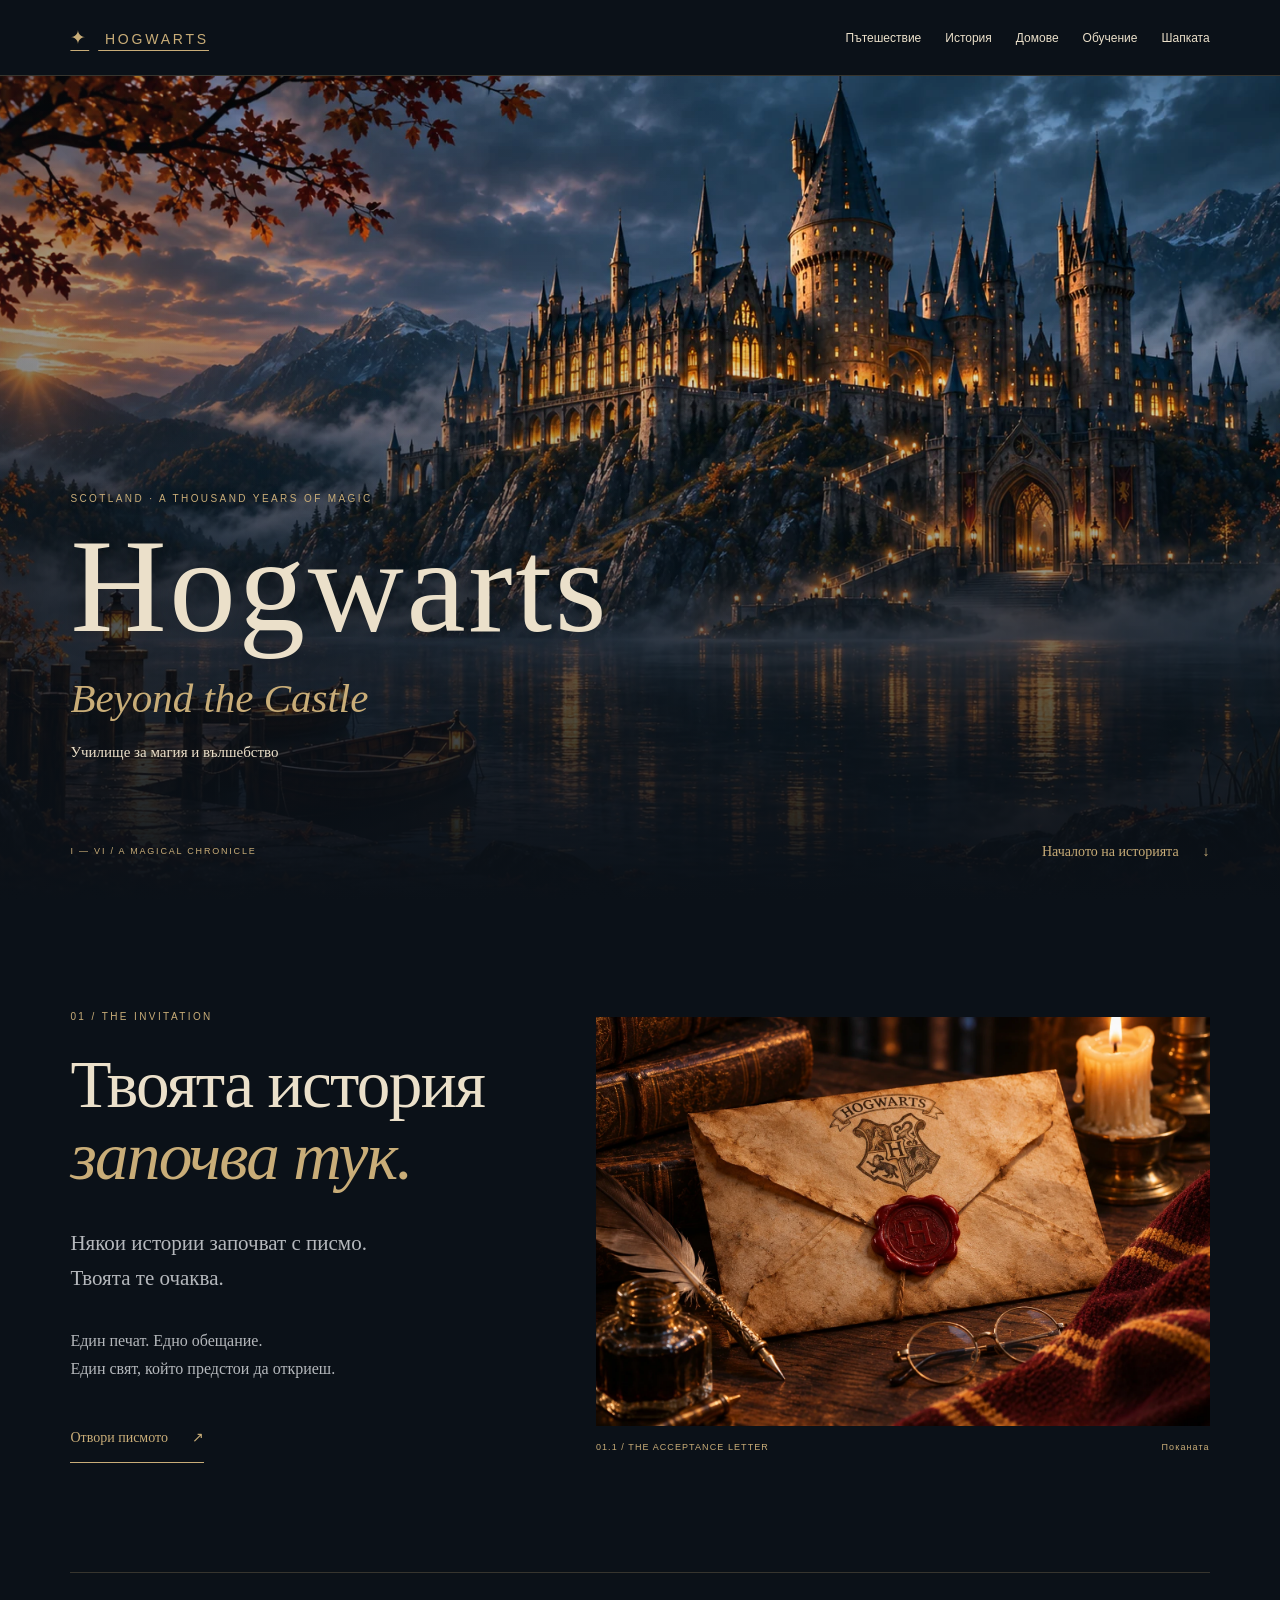
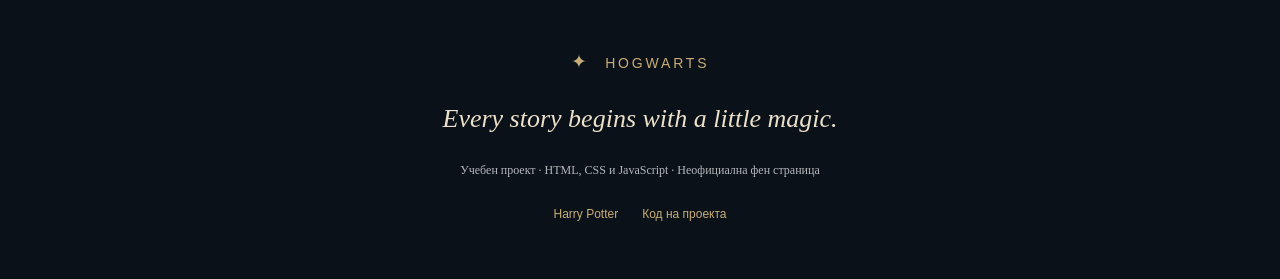
<file: index.html>
<!DOCTYPE html>
<html lang="bg">
<head>
  <meta charset="UTF-8">
  <meta name="viewport" content="width=device-width, initial-scale=1">
  <meta name="theme-color" content="#0B1118">
  <meta name="description" content="Една магическа хроника на Хогуортс — получи своята покана и открий училището за магия.">
  <title>Начало — Hogwarts</title>
  <link rel="icon" href="assets/hat.svg" type="image/svg+xml">
  <link rel="preload" as="image" href="assets/scenes/arrival.webp" fetchpriority="high">
  <link rel="stylesheet" href="style.css">
  <script src="script.js" defer></script>
</head>
<body>
  <a class="skip-link" href="#main-content">Към съдържанието</a>
  <div id="progress" aria-hidden="true"></div>
  <header class="site-header">
    <a class="brand" href="index.html" aria-label="Хогуортс — начало" aria-current="page"><span aria-hidden="true">✦</span> HOGWARTS</a>
    <nav aria-label="Основна навигация">
      <a href="journey.html">Пътешествие</a>
      <a href="history.html">История</a>
      <a href="houses.html">Домове</a>
      <a href="study.html">Обучение</a>
      <a href="sorting.html">Шапката</a>
    </nav>
  </header>

  <main id="main-content" tabindex="-1">
    <section class="opening" id="home" aria-labelledby="page-title">
      <img class="opening-image" src="assets/scenes/arrival.webp" width="1672" height="941" alt="Осветен готически замък над езеро по здрач; лодки и фенери очакват на брега." fetchpriority="high" decoding="async">
      <div class="opening-copy">
        <p class="eyebrow" lang="en">SCOTLAND · A THOUSAND YEARS OF MAGIC</p>
        <h1 id="page-title">Hogwarts</h1>
        <p class="opening-subtitle" lang="en">Beyond the Castle</p>
        <p class="opening-intro">Училище за магия и вълшебство</p>
      </div>
      <div class="opening-footer">
        <p class="opening-index" lang="en">I — VI / A MAGICAL CHRONICLE</p>
        <a class="text-link" href="#invitation">Началото на историята <span aria-hidden="true">↓</span></a>
      </div>
    </section>

    <section class="section invitation" id="invitation" aria-labelledby="invitation-title">
      <div class="invitation-copy">
        <p class="eyebrow" lang="en">01 / THE INVITATION</p>
        <h2 id="invitation-title">Твоята история<br><em>започва тук.</em></h2>
        <p class="intro">Някои истории започват с писмо.<br>Твоята те очаква.</p>
        <p class="section-note">Един печат. Едно обещание.<br>Един свят, който предстои да откриеш.</p>
        <button class="text-link action-link" id="letter-toggle" type="button" aria-controls="letter" aria-expanded="false" hidden>Отвори писмото <span aria-hidden="true">↗</span></button>
      </div>
      <div class="invitation-visual">
        <figure class="invitation-photo" id="invitation-photo">
          <img src="assets/editorial/invitation.webp" width="1536" height="1024" alt="Античен пергаментов плик с герб на Хогуортс и бордо восъчен печат, сред книги, перо и свещ." loading="lazy" decoding="async">
          <figcaption class="photo-caption"><span lang="en">01.1 / THE ACCEPTANCE LETTER</span><span>Поканата</span></figcaption>
        </figure>
        <!-- Без JavaScript писмото остава видимо под снимката. -->
        <article class="letter" id="letter" tabindex="-1" aria-labelledby="letter-title">
          <h3 id="letter-title">Хогуортс</h3>
          <p class="letter-address">Уважаеми бъдещ ученико,</p>
          <p>Имаме удоволствието да Ви поканим да откриете света на магията.</p>
          <a class="letter-accept" href="journey.html">Приемам поканата <span aria-hidden="true">↗</span></a>
          <div class="letter-footer"><p>С най-добри пожелания,<br>Хогуортс</p><button class="letter-close" id="letter-close" type="button" hidden>Затвори писмото</button></div>
        </article>
      </div>
    </section>
  </main>

  <footer>
    <a class="brand" href="index.html"><span aria-hidden="true">✦</span> HOGWARTS</a>
    <p class="footer-title" lang="en">Every story begins with a little magic.</p>
    <p>Учебен проект · HTML, CSS и JavaScript · Неофициална фен страница</p>
    <nav aria-label="Източници и информация за проекта"><a href="https://www.harrypotter.com/" target="_blank" rel="noopener noreferrer">Harry Potter</a><a href="https://github.com/algeor/course-project-oup" target="_blank" rel="noopener noreferrer">Код на проекта</a></nav>
  </footer>
</body>
</html>
</file>
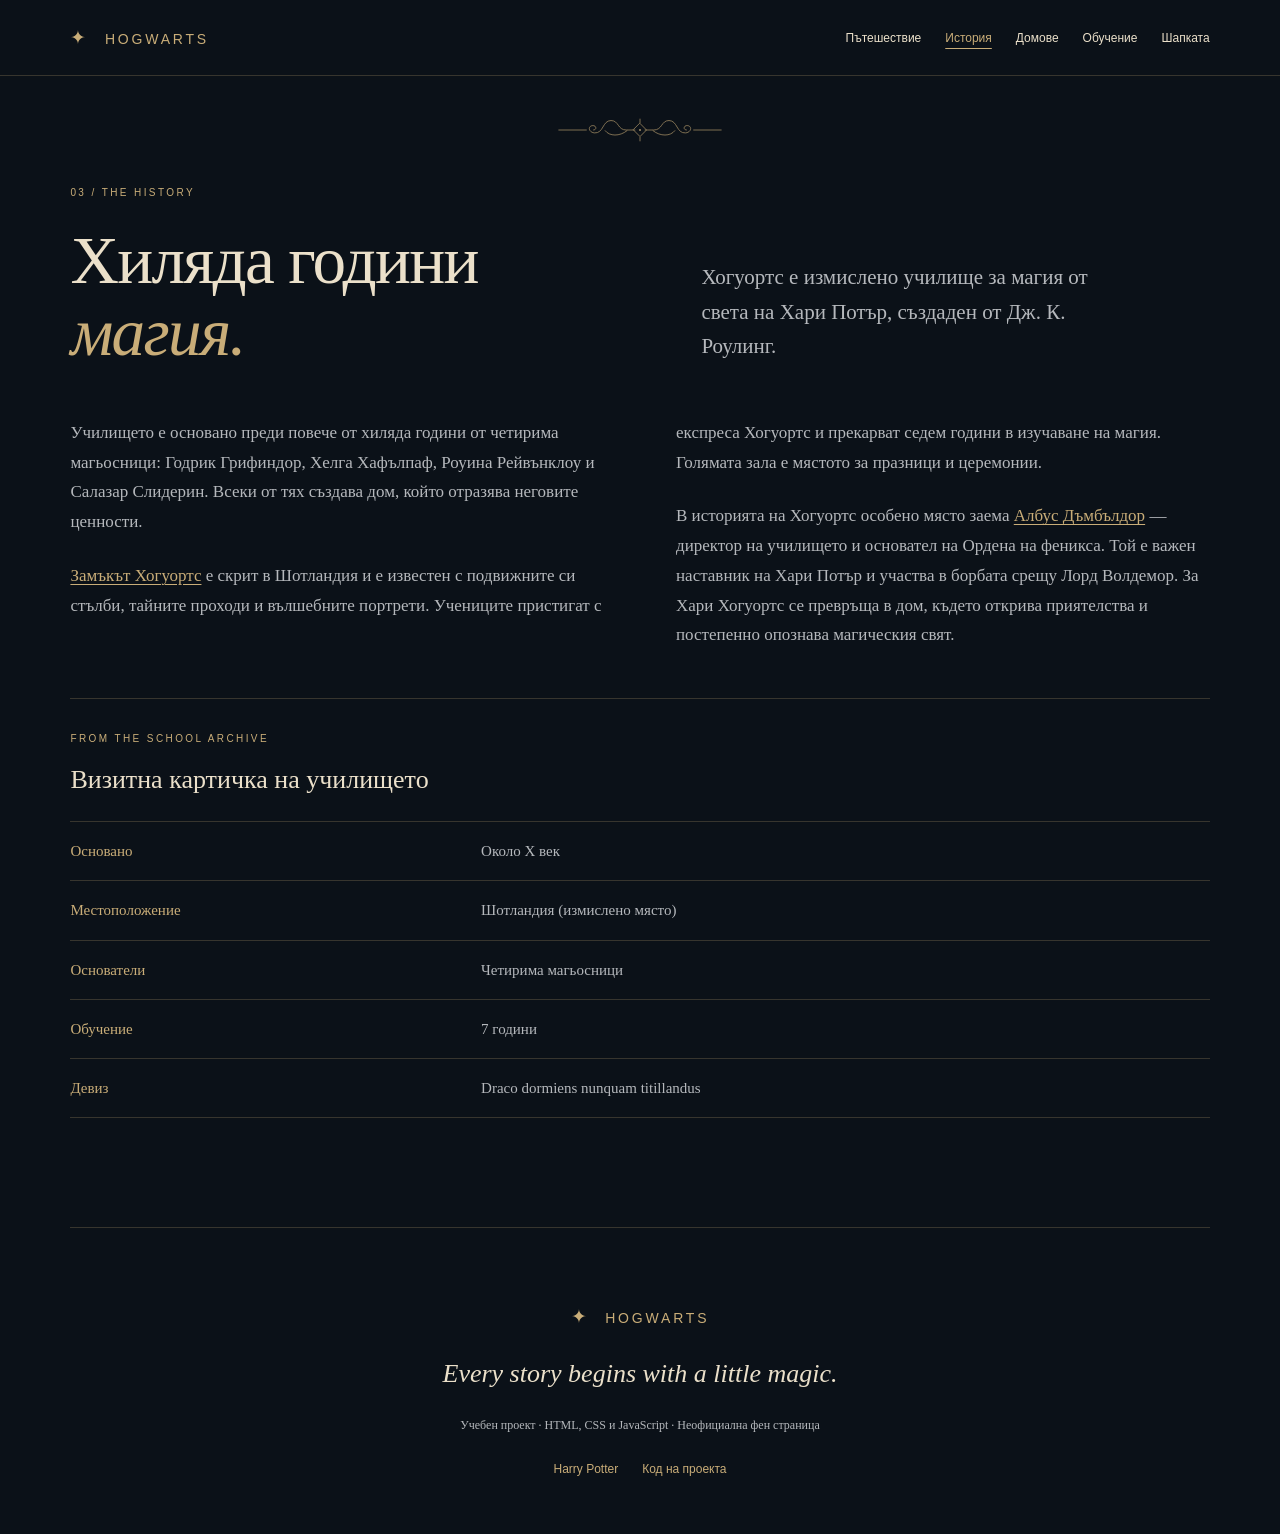
<file: history.html>
<!DOCTYPE html>
<html lang="bg">
<head>
  <meta charset="UTF-8">
  <meta name="viewport" content="width=device-width, initial-scale=1">
  <meta name="theme-color" content="#0B1118">
  <meta name="description" content="Хиляда години магия — историята, основателите и училищният архив на Хогуортс.">
  <title>История — Hogwarts</title>
  <link rel="icon" href="assets/hat.svg" type="image/svg+xml">
  <link rel="stylesheet" href="style.css">
  <script src="script.js" defer></script>
</head>
<body>
  <a class="skip-link" href="#main-content">Към съдържанието</a>
  <div id="progress" aria-hidden="true"></div>
  <header class="site-header">
    <a class="brand" href="index.html" aria-label="Хогуортс — начало"><span aria-hidden="true">✦</span> HOGWARTS</a>
    <nav aria-label="Основна навигация">
      <a href="journey.html">Пътешествие</a>
      <a href="history.html" aria-current="page">История</a>
      <a href="houses.html">Домове</a>
      <a href="study.html">Обучение</a>
      <a href="sorting.html">Шапката</a>
    </nav>
  </header>

  <main id="main-content" tabindex="-1">
    <section class="section history" id="history" aria-labelledby="history-title">
      <span class="chapter-ornament" aria-hidden="true"><img src="assets/editorial/chapter-ornament.svg" width="240" height="44" alt=""></span>
      <div class="chapter-introduction">
        <div><p class="eyebrow" lang="en">03 / THE HISTORY</p><h1 id="history-title">Хиляда години<br><em>магия.</em></h1></div>
        <p class="intro">Хогуортс е измислено училище за магия от света на Хари Потър, създаден от Дж. К. Роулинг.</p>
      </div>
      <div class="columns">
        <p>Училището е основано преди повече от хиляда години от четирима магьосници: Годрик Грифиндор, Хелга Хафълпаф, Роуина Рейвънклоу и Салазар Слидерин. Всеки от тях създава дом, който отразява неговите ценности.</p>
        <p><a href="https://www.harrypotter.com/fact-file/locations/hogwarts">Замъкът Хогуортс</a> е скрит в Шотландия и е известен с подвижните си стълби, тайните проходи и вълшебните портрети. Учениците пристигат с експреса Хогуортс и прекарват седем години в изучаване на магия. Голямата зала е мястото за празници и церемонии.</p>
        <p>В историята на Хогуортс особено място заема <a href="https://www.harrypotter.com/fact-file/characters-and-pets/albus-dumbledore">Албус Дъмбълдор</a> — директор на училището и основател на Ордена на феникса. Той е важен наставник на Хари Потър и участва в борбата срещу Лорд Волдемор. За Хари Хогуортс се превръща в дом, където открива приятелства и постепенно опознава магическия свят.</p>
      </div>
      <div class="archive-record">
        <p class="eyebrow" lang="en">FROM THE SCHOOL ARCHIVE</p>
        <table>
          <caption>Визитна картичка на училището</caption>
          <tbody>
            <tr><th scope="row">Основано</th><td>Около X век</td></tr>
            <tr><th scope="row">Местоположение</th><td>Шотландия (измислено място)</td></tr>
            <tr><th scope="row">Основатели</th><td>Четирима магьосници</td></tr>
            <tr><th scope="row">Обучение</th><td>7 години</td></tr>
            <tr><th scope="row">Девиз</th><td lang="la">Draco dormiens nunquam titillandus</td></tr>
          </tbody>
        </table>
      </div>
    </section>
  </main>

  <footer>
    <a class="brand" href="index.html"><span aria-hidden="true">✦</span> HOGWARTS</a>
    <p class="footer-title" lang="en">Every story begins with a little magic.</p>
    <p>Учебен проект · HTML, CSS и JavaScript · Неофициална фен страница</p>
    <nav aria-label="Източници и информация за проекта"><a href="https://www.harrypotter.com/" target="_blank" rel="noopener noreferrer">Harry Potter</a><a href="https://github.com/algeor/course-project-oup" target="_blank" rel="noopener noreferrer">Код на проекта</a></nav>
  </footer>
</body>
</html>
</file>
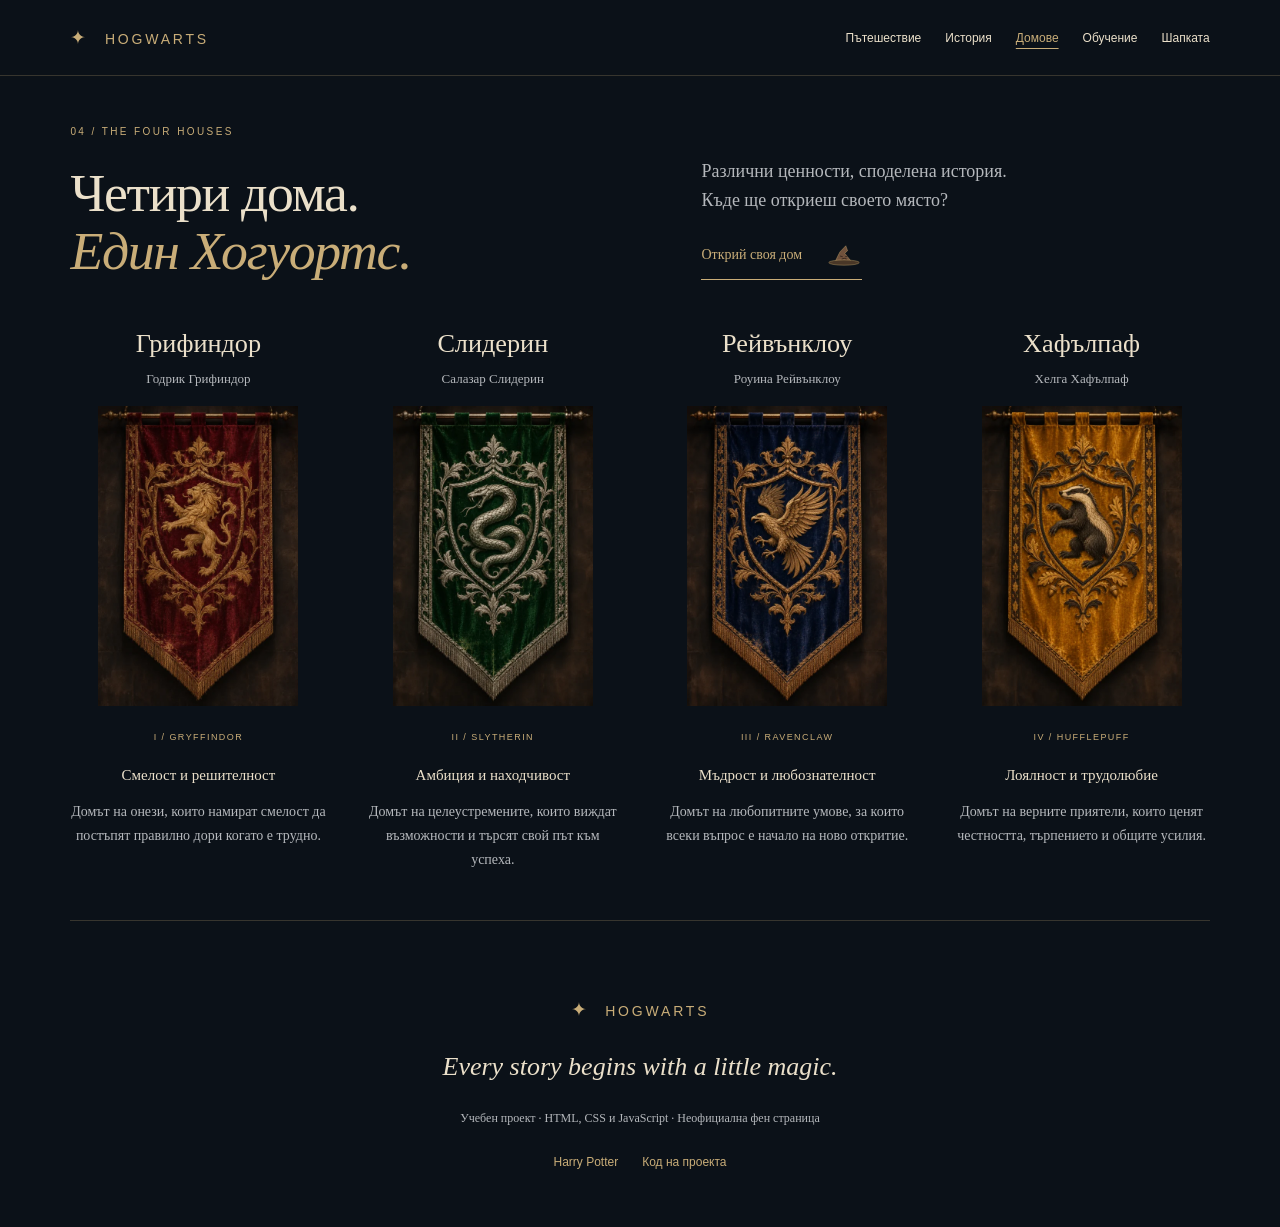
<file: houses.html>
<!DOCTYPE html>
<html lang="bg">
<head>
  <meta charset="UTF-8">
  <meta name="viewport" content="width=device-width, initial-scale=1">
  <meta name="theme-color" content="#0B1118">
  <meta name="description" content="Четирите дома на Хогуортс — Грифиндор, Слидерин, Рейвънклоу и Хафълпаф.">
  <title>Домове — Hogwarts</title>
  <link rel="icon" href="assets/hat.svg" type="image/svg+xml">
  <link rel="stylesheet" href="style.css">
  <script src="script.js" defer></script>
</head>
<body>
  <a class="skip-link" href="#main-content">Към съдържанието</a>
  <div id="progress" aria-hidden="true"></div>
  <header class="site-header">
    <a class="brand" href="index.html" aria-label="Хогуортс — начало"><span aria-hidden="true">✦</span> HOGWARTS</a>
    <nav aria-label="Основна навигация">
      <a href="journey.html">Пътешествие</a>
      <a href="history.html">История</a>
      <a href="houses.html" aria-current="page">Домове</a>
      <a href="study.html">Обучение</a>
      <a href="sorting.html">Шапката</a>
    </nav>
  </header>

  <main id="main-content" tabindex="-1">
    <section class="section houses-chapter" id="houses" aria-labelledby="houses-title">
      <div class="houses-heading">
        <div>
          <p class="eyebrow" lang="en">04 / THE FOUR HOUSES</p>
          <h1 id="houses-title">Четири дома.<br><em>Един Хогуортс.</em></h1>
        </div>
        <div class="houses-intro">
          <p class="intro">Различни ценности, споделена история.<br>Къде ще откриеш своето място?</p>
          <a class="text-link action-link houses-quiz-link" href="sorting.html"><span>Открий своя дом</span><img src="assets/hat.svg" width="36" height="24" alt="" aria-hidden="true"></a>
        </div>
      </div>
      <div class="houses">
        <article class="house" tabindex="0" aria-labelledby="gryffindor-title">
          <h2 class="subheading" id="gryffindor-title">Грифиндор</h2>
          <p class="founder">Годрик Грифиндор</p>
          <figure><img src="assets/houses/gryffindor.webp" width="520" height="780" alt="Цяло бордо кадифено знаме на Грифиндор със златен бродиран лъв, декоративна пръчка и ресни." loading="eager" fetchpriority="high" decoding="async"><figcaption class="artifact-label" lang="en">I / GRYFFINDOR</figcaption></figure>
          <p class="house-values">Смелост и решителност</p>
          <p class="house-description">Домът на онези, които намират смелост да постъпят правилно дори когато е трудно.</p>
        </article>
        <article class="house" tabindex="0" aria-labelledby="slytherin-title">
          <h2 class="subheading" id="slytherin-title">Слидерин</h2>
          <p class="founder">Салазар Слидерин</p>
          <figure><img src="assets/houses/slytherin.webp" width="520" height="780" alt="Цяло изумрудено кадифено знаме на Слидерин със сребърна бродирана змия, декоративна пръчка и ресни." loading="lazy" decoding="async"><figcaption class="artifact-label" lang="en">II / SLYTHERIN</figcaption></figure>
          <p class="house-values">Амбиция и находчивост</p>
          <p class="house-description">Домът на целеустремените, които виждат възможности и търсят свой път към успеха.</p>
        </article>
        <article class="house" tabindex="0" aria-labelledby="ravenclaw-title">
          <h2 class="subheading" id="ravenclaw-title">Рейвънклоу</h2>
          <p class="founder">Роуина Рейвънклоу</p>
          <figure><img src="assets/houses/ravenclaw.webp" width="520" height="780" alt="Цяло тъмносиньо кадифено знаме на Рейвънклоу с бронзов бродиран орел, декоративна пръчка и ресни." loading="lazy" decoding="async"><figcaption class="artifact-label" lang="en">III / RAVENCLAW</figcaption></figure>
          <p class="house-values">Мъдрост и любознателност</p>
          <p class="house-description">Домът на любопитните умове, за които всеки въпрос е начало на ново откритие.</p>
        </article>
        <article class="house" tabindex="0" aria-labelledby="hufflepuff-title">
          <h2 class="subheading" id="hufflepuff-title">Хафълпаф</h2>
          <p class="founder">Хелга Хафълпаф</p>
          <figure><img src="assets/houses/hufflepuff.webp" width="520" height="780" alt="Цяло златно кадифено знаме на Хафълпаф с бродиран язовец, декоративна пръчка и ресни." loading="lazy" decoding="async"><figcaption class="artifact-label" lang="en">IV / HUFFLEPUFF</figcaption></figure>
          <p class="house-values">Лоялност и трудолюбие</p>
          <p class="house-description">Домът на верните приятели, които ценят честността, търпението и общите усилия.</p>
        </article>
      </div>
    </section>
  </main>

  <footer>
    <a class="brand" href="index.html"><span aria-hidden="true">✦</span> HOGWARTS</a>
    <p class="footer-title" lang="en">Every story begins with a little magic.</p>
    <p>Учебен проект · HTML, CSS и JavaScript · Неофициална фен страница</p>
    <nav aria-label="Източници и информация за проекта"><a href="https://www.harrypotter.com/" target="_blank" rel="noopener noreferrer">Harry Potter</a><a href="https://github.com/algeor/course-project-oup" target="_blank" rel="noopener noreferrer">Код на проекта</a></nav>
  </footer>
</body>
</html>
</file>
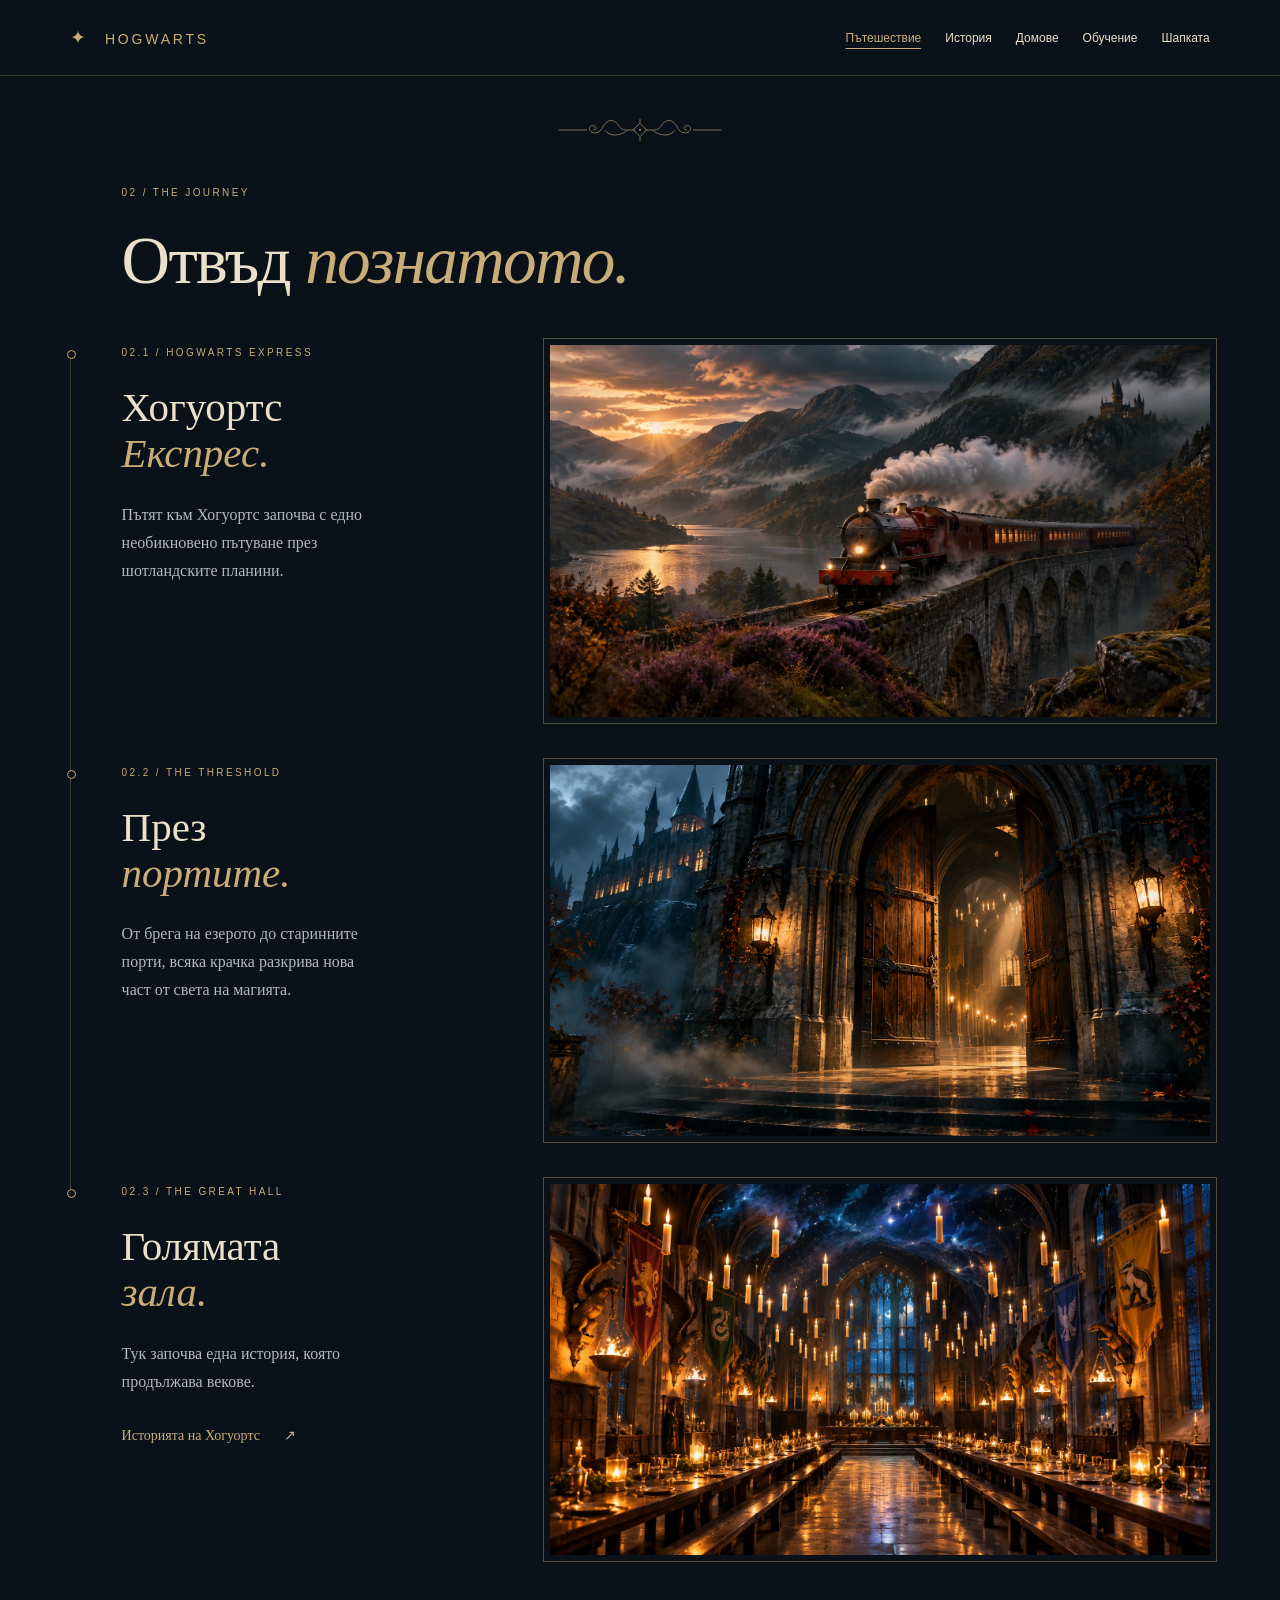
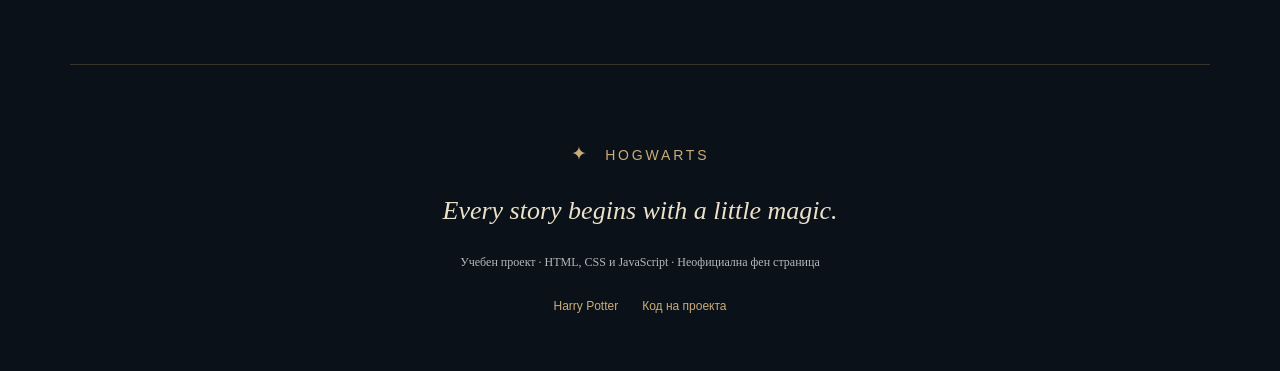
<file: journey.html>
<!DOCTYPE html>
<html lang="bg">
<head>
  <meta charset="UTF-8">
  <meta name="viewport" content="width=device-width, initial-scale=1">
  <meta name="theme-color" content="#0B1118">
  <meta name="description" content="Пътешествието до Хогуортс — експресът, портите на замъка и Голямата зала.">
  <title>Пътешествие — Hogwarts</title>
  <link rel="icon" href="assets/hat.svg" type="image/svg+xml">
  <link rel="stylesheet" href="style.css">
  <script src="script.js" defer></script>
</head>
<body>
  <a class="skip-link" href="#main-content">Към съдържанието</a>
  <div id="progress" aria-hidden="true"></div>
  <header class="site-header">
    <a class="brand" href="index.html" aria-label="Хогуортс — начало"><span aria-hidden="true">✦</span> HOGWARTS</a>
    <nav aria-label="Основна навигация">
      <a href="journey.html" aria-current="page">Пътешествие</a>
      <a href="history.html">История</a>
      <a href="houses.html">Домове</a>
      <a href="study.html">Обучение</a>
      <a href="sorting.html">Шапката</a>
    </nav>
  </header>

  <main id="main-content" tabindex="-1">
    <section class="section journey-chapter" id="journey" aria-labelledby="journey-title">
      <span class="chapter-ornament" aria-hidden="true"><img src="assets/editorial/chapter-ornament.svg" width="240" height="44" alt=""></span>
      <div class="journey-heading">
        <p class="eyebrow" lang="en">02 / THE JOURNEY</p>
        <h1 id="journey-title">Отвъд <em>познатото.</em></h1>
      </div>
      <ol class="journey-stops" role="list">
        <li class="journey-stop">
          <div class="journey-copy">
            <p class="eyebrow" lang="en">02.1 / HOGWARTS EXPRESS</p>
            <h2 class="subheading">Хогуортс<br><em>Експрес.</em></h2>
            <p>Пътят към Хогуортс започва с едно необикновено пътуване през шотландските планини.</p>
          </div>
          <img class="journey-image" src="assets/scenes/journey.webp" width="1672" height="941" alt="Парен влак пресича каменен виадукт над езеро сред шотландските планини по залез." loading="eager" fetchpriority="high" decoding="async">
        </li>
        <li class="journey-stop">
          <div class="journey-copy">
            <p class="eyebrow" lang="en">02.2 / THE THRESHOLD</p>
            <h2 class="subheading">През<br><em>портите.</em></h2>
            <p>От брега на езерото до старинните порти, всяка крачка разкрива нова част от света на магията.</p>
          </div>
          <img class="journey-image" src="assets/scenes/entrance.webp" width="1672" height="941" alt="Отворени дървени порти на готически замък разкриват топло осветен коридор в нощта." loading="lazy" decoding="async">
        </li>
        <li class="journey-stop">
          <div class="journey-copy">
            <p class="eyebrow" lang="en">02.3 / THE GREAT HALL</p>
            <h2 class="subheading">Голямата<br><em>зала.</em></h2>
            <p>Тук започва една история, която продължава векове.</p>
            <a class="text-link" href="history.html">Историята на Хогуортс <span aria-hidden="true">↗</span></a>
          </div>
          <img class="journey-image" src="assets/scenes/great-hall.webp" width="1672" height="941" alt="Голямата зала с дълги маси, плаващи свещи, знамена на четирите дома и звезден таван." loading="lazy" decoding="async">
        </li>
      </ol>
    </section>
  </main>

  <footer>
    <a class="brand" href="index.html"><span aria-hidden="true">✦</span> HOGWARTS</a>
    <p class="footer-title" lang="en">Every story begins with a little magic.</p>
    <p>Учебен проект · HTML, CSS и JavaScript · Неофициална фен страница</p>
    <nav aria-label="Източници и информация за проекта"><a href="https://www.harrypotter.com/" target="_blank" rel="noopener noreferrer">Harry Potter</a><a href="https://github.com/algeor/course-project-oup" target="_blank" rel="noopener noreferrer">Код на проекта</a></nav>
  </footer>
</body>
</html>
</file>
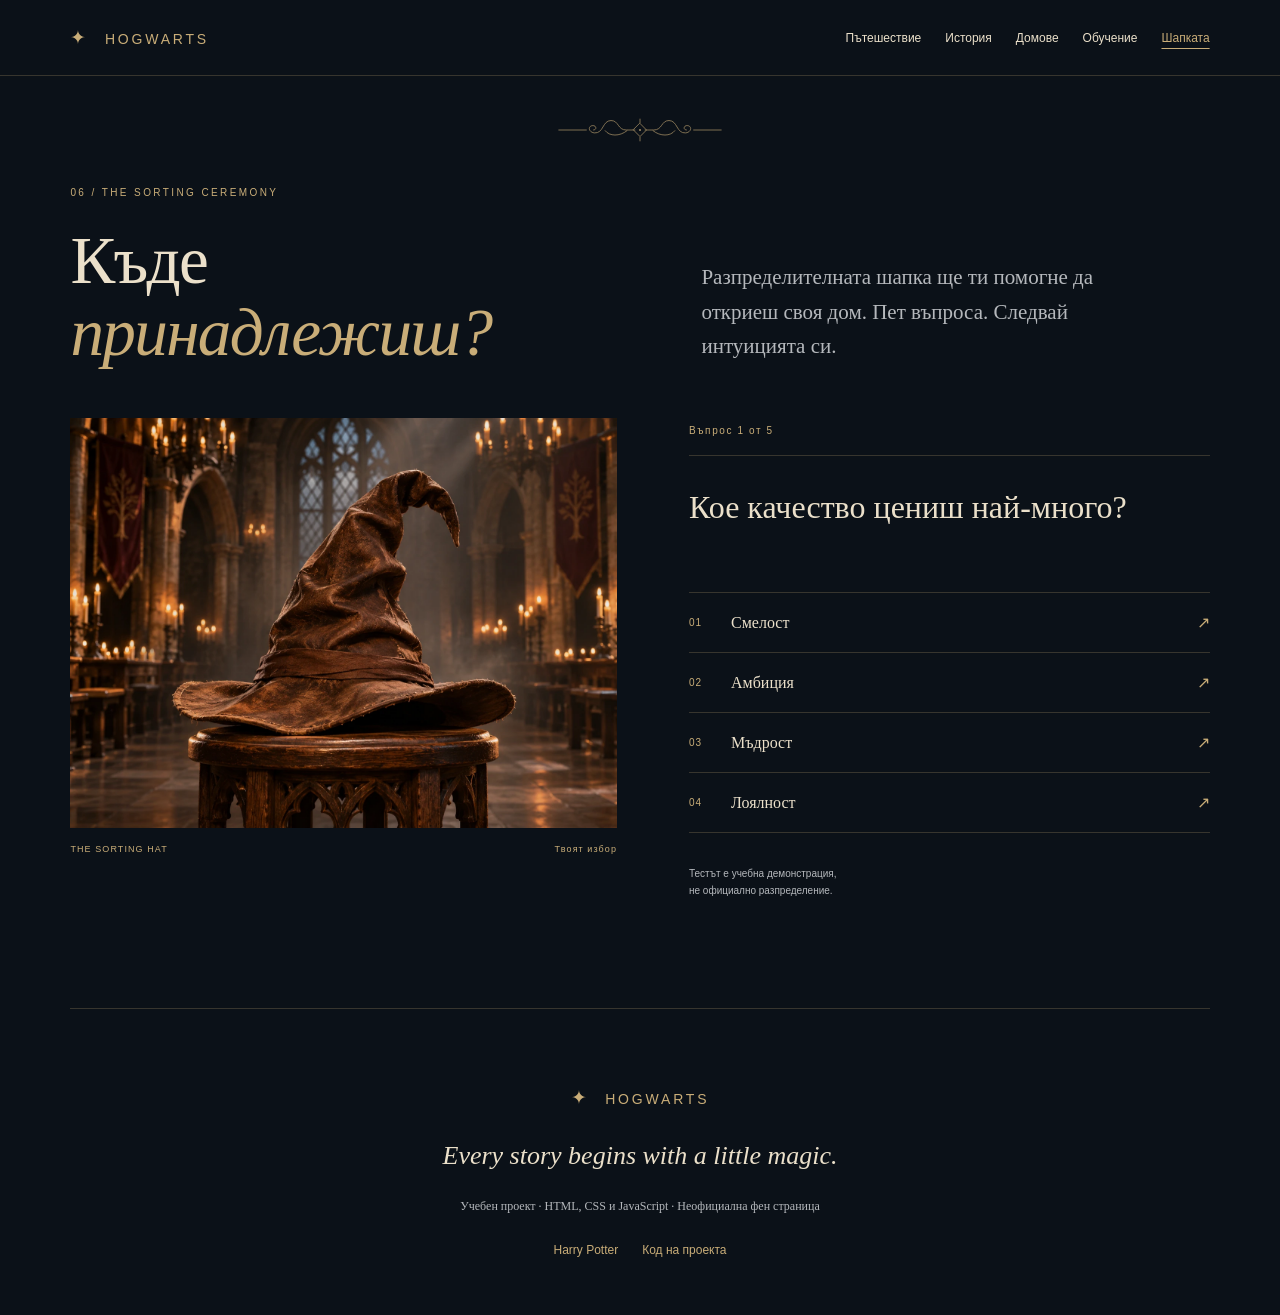
<file: sorting.html>
<!DOCTYPE html>
<html lang="bg">
<head>
  <meta charset="UTF-8">
  <meta name="viewport" content="width=device-width, initial-scale=1">
  <meta name="theme-color" content="#0B1118">
  <meta name="description" content="Открий своя дом в Хогуортс с петте въпроса на Разпределителната шапка.">
  <title>Шапката — Hogwarts</title>
  <link rel="icon" href="assets/hat.svg" type="image/svg+xml">
  <link rel="stylesheet" href="style.css">
  <script src="script.js" defer></script>
</head>
<body>
  <a class="skip-link" href="#main-content">Към съдържанието</a>
  <div id="progress" aria-hidden="true"></div>
  <header class="site-header">
    <a class="brand" href="index.html" aria-label="Хогуортс — начало"><span aria-hidden="true">✦</span> HOGWARTS</a>
    <nav aria-label="Основна навигация">
      <a href="journey.html">Пътешествие</a>
      <a href="history.html">История</a>
      <a href="houses.html">Домове</a>
      <a href="study.html">Обучение</a>
      <a href="sorting.html" aria-current="page">Шапката</a>
    </nav>
  </header>

  <main id="main-content" tabindex="-1">
    <section class="section sorting" id="sorting" aria-labelledby="sorting-title">
      <span class="chapter-ornament" aria-hidden="true"><img src="assets/editorial/chapter-ornament.svg" width="240" height="44" alt=""></span>
      <div class="chapter-introduction">
        <div><p class="eyebrow" lang="en">06 / THE SORTING CEREMONY</p><h1 id="sorting-title">Къде<br><em>принадлежиш?</em></h1></div>
        <p class="intro">Разпределителната шапка ще ти помогне да откриеш своя дом. Пет въпроса. Следвай интуицията си.</p>
      </div>
      <div class="ceremony-layout">
        <figure class="editorial-image sorting-photo"><img src="assets/editorial/sorting-hat.webp" width="1448" height="1086" alt="Разпределителната шапка с изразително лице стои върху дървено столче в Голямата зала, сред плаващи свещи." loading="eager" fetchpriority="high" decoding="async"><figcaption class="photo-caption"><span lang="en">THE SORTING HAT</span><span>Твоят избор</span></figcaption></figure>
        <div class="ceremony-content">
          <div class="quiz" id="quiz" hidden>
            <p id="quiz-step">Въпрос 1 от 5</p>
            <div class="quiz-progress" aria-hidden="true"><span id="quiz-progress"></span></div>
            <h2 class="subheading" id="quiz-question" tabindex="-1">Кое качество цениш най-много?</h2>
            <div class="choices" id="quiz-choices" role="group" aria-labelledby="quiz-question"></div>
            <section class="quiz-result" id="result" aria-labelledby="result-title" hidden>
              <h2 class="subheading" id="result-title" tabindex="-1">Твоят дом</h2>
              <p id="result-summary" aria-live="polite"></p>
              <div class="result-houses" id="result-houses"></div>
              <button class="text-link action-link" id="quiz-reset" type="button">Повтори церемонията <span aria-hidden="true">↗</span></button>
            </section>
          </div>
          <noscript><p class="intro">За интерактивния тест е необходимо да включите JavaScript. Можете да прочетете за <a href="houses.html">четирите дома</a> и без него.</p></noscript>
          <p class="quiz-note">Тестът е учебна демонстрация,<br>не официално разпределение.</p>
        </div>
      </div>
    </section>
  </main>

  <footer>
    <a class="brand" href="index.html"><span aria-hidden="true">✦</span> HOGWARTS</a>
    <p class="footer-title" lang="en">Every story begins with a little magic.</p>
    <p>Учебен проект · HTML, CSS и JavaScript · Неофициална фен страница</p>
    <nav aria-label="Източници и информация за проекта"><a href="https://www.harrypotter.com/" target="_blank" rel="noopener noreferrer">Harry Potter</a><a href="https://github.com/algeor/course-project-oup" target="_blank" rel="noopener noreferrer">Код на проекта</a></nav>
  </footer>
</body>
</html>
</file>
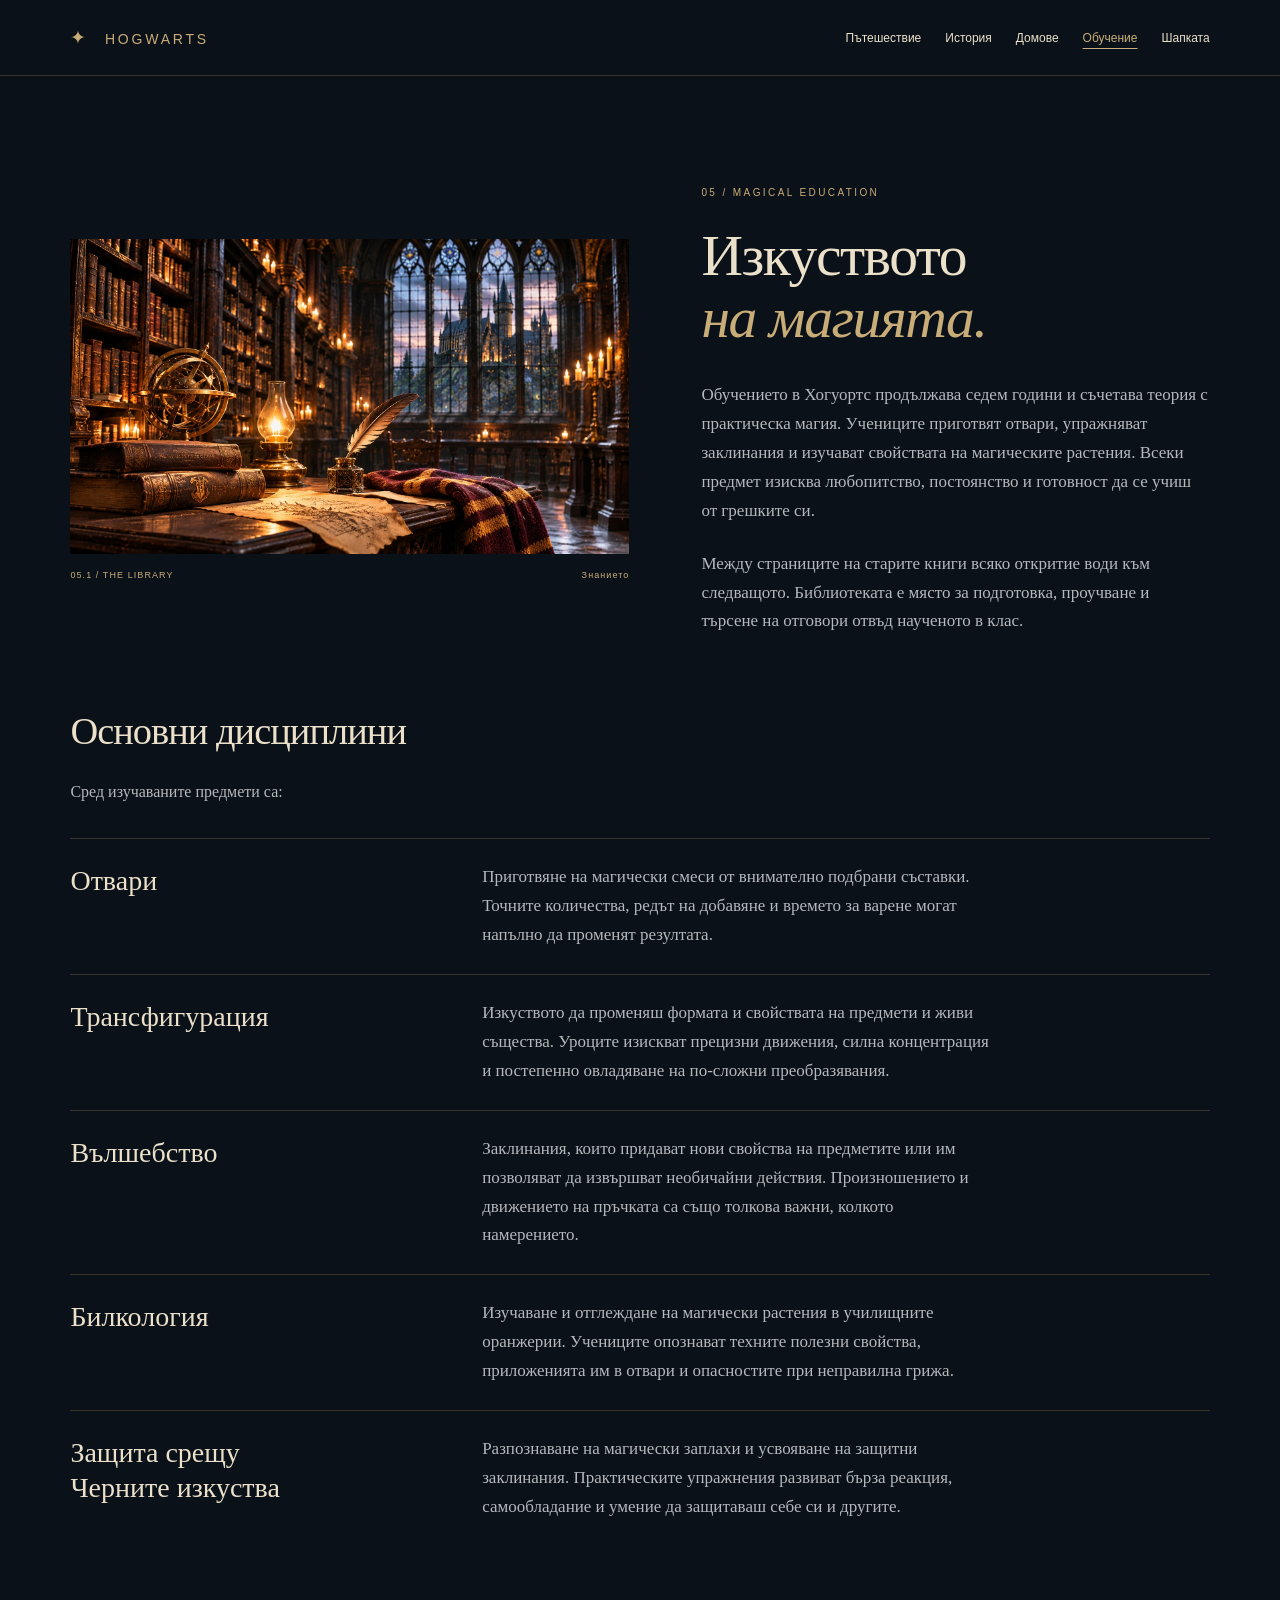
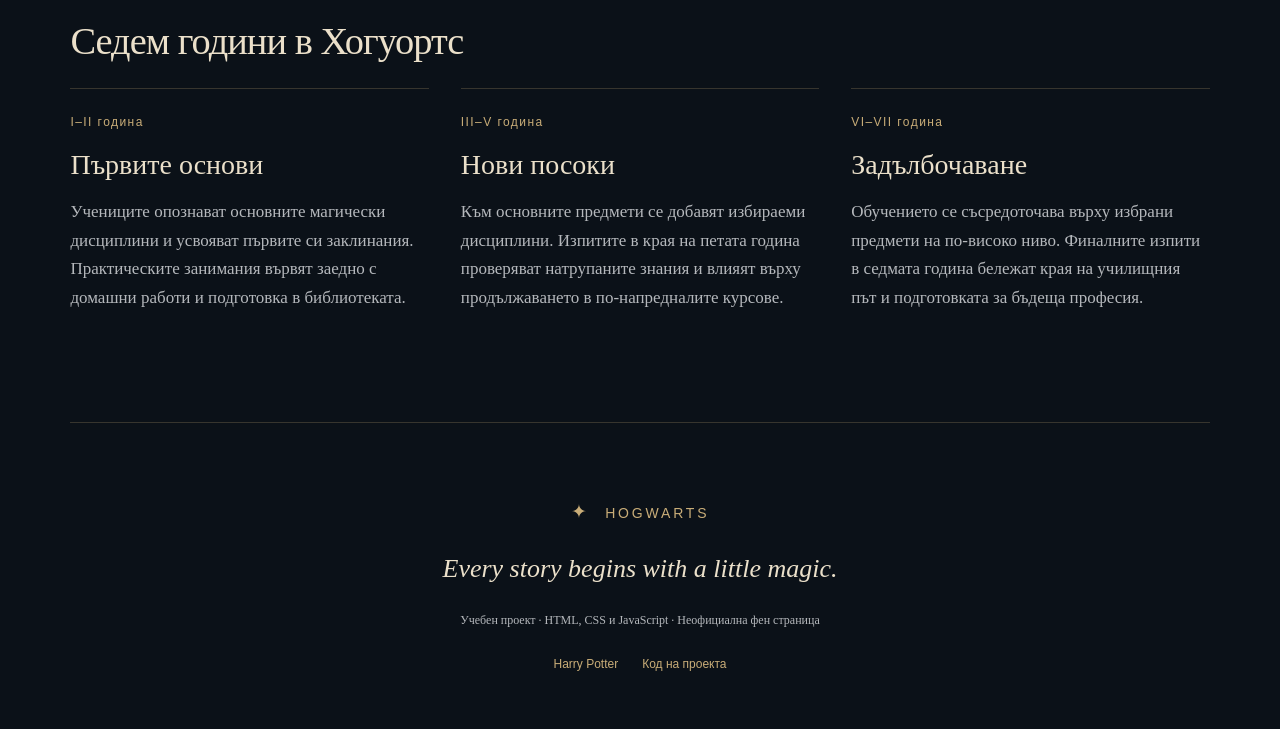
<file: study.html>
<!DOCTYPE html>
<html lang="bg">
<head>
  <meta charset="UTF-8">
  <meta name="viewport" content="width=device-width, initial-scale=1">
  <meta name="theme-color" content="#0B1118">
  <meta name="description" content="Обучението в Хогуортс — библиотеката, магическите дисциплини и пътят на ученика.">
  <title>Обучение — Hogwarts</title>
  <link rel="icon" href="assets/hat.svg" type="image/svg+xml">
  <link rel="stylesheet" href="style.css">
  <script src="script.js" defer></script>
</head>
<body>
  <a class="skip-link" href="#main-content">Към съдържанието</a>
  <div id="progress" aria-hidden="true"></div>
  <header class="site-header">
    <a class="brand" href="index.html" aria-label="Хогуортс — начало"><span aria-hidden="true">✦</span> HOGWARTS</a>
    <nav aria-label="Основна навигация">
      <a href="journey.html">Пътешествие</a>
      <a href="history.html">История</a>
      <a href="houses.html">Домове</a>
      <a href="study.html" aria-current="page">Обучение</a>
      <a href="sorting.html">Шапката</a>
    </nav>
  </header>

  <main id="main-content" tabindex="-1">
    <section class="section education-chapter" id="study" aria-labelledby="study-title">
      <div class="education-opening">
        <div class="education-copy">
          <p class="eyebrow" lang="en">05 / MAGICAL EDUCATION</p>
          <h1 id="study-title">Изкуството<br><em>на магията.</em></h1>
          <p class="education-intro">Обучението в Хогуортс продължава седем години и съчетава теория с практическа магия. Учениците приготвят отвари, упражняват заклинания и изучават свойствата на магическите растения. Всеки предмет изисква любопитство, постоянство и готовност да се учиш от грешките си.</p>
          <p class="education-intro">Между страниците на старите книги всяко откритие води към следващото. Библиотеката е място за подготовка, проучване и търсене на отговори отвъд наученото в клас.</p>
        </div>
        <figure class="editorial-image library-image"><img src="assets/editorial/library.webp" width="1672" height="941" alt="Готическа библиотека с древни книги, свещи, перо и големи прозорци към замъка по здрач." loading="eager" fetchpriority="high" decoding="async"><figcaption class="photo-caption"><span lang="en">05.1 / THE LIBRARY</span><span>Знанието</span></figcaption></figure>
      </div>

      <section class="education-subjects" aria-labelledby="subjects-title">
        <h2 id="subjects-title">Основни дисциплини</h2>
        <p class="education-note">Сред изучаваните предмети са:</p>
        <ul class="subject-list" role="list">
          <li>
            <h3>Отвари</h3>
            <p>Приготвяне на магически смеси от внимателно подбрани съставки. Точните количества, редът на добавяне и времето за варене могат напълно да променят резултата.</p>
          </li>
          <li>
            <h3>Трансфигурация</h3>
            <p>Изкуството да променяш формата и свойствата на предмети и живи същества. Уроците изискват прецизни движения, силна концентрация и постепенно овладяване на по-сложни преобразявания.</p>
          </li>
          <li>
            <h3>Вълшебство</h3>
            <p>Заклинания, които придават нови свойства на предметите или им позволяват да извършват необичайни действия. Произношението и движението на пръчката са също толкова важни, колкото намерението.</p>
          </li>
          <li>
            <h3>Билкология</h3>
            <p>Изучаване и отглеждане на магически растения в училищните оранжерии. Учениците опознават техните полезни свойства, приложенията им в отвари и опасностите при неправилна грижа.</p>
          </li>
          <li>
            <h3>Защита срещу Черните изкуства</h3>
            <p>Разпознаване на магически заплахи и усвояване на защитни заклинания. Практическите упражнения развиват бърза реакция, самообладание и умение да защитаваш себе си и другите.</p>
          </li>
        </ul>
      </section>

      <section class="education-years" aria-labelledby="years-title">
        <h2 id="years-title">Седем години в Хогуортс</h2>
        <ol class="school-years" role="list">
          <li>
            <p class="school-year-label">I–II година</p>
            <h3>Първите основи</h3>
            <p>Учениците опознават основните магически дисциплини и усвояват първите си заклинания. Практическите занимания вървят заедно с домашни работи и подготовка в библиотеката.</p>
          </li>
          <li>
            <p class="school-year-label">III–V година</p>
            <h3>Нови посоки</h3>
            <p>Към основните предмети се добавят избираеми дисциплини. Изпитите в края на петата година проверяват натрупаните знания и влияят върху продължаването в по-напредналите курсове.</p>
          </li>
          <li>
            <p class="school-year-label">VI–VII година</p>
            <h3>Задълбочаване</h3>
            <p>Обучението се съсредоточава върху избрани предмети на по-високо ниво. Финалните изпити в седмата година бележат края на училищния път и подготовката за бъдеща професия.</p>
          </li>
        </ol>
      </section>
    </section>
  </main>

  <footer>
    <a class="brand" href="index.html"><span aria-hidden="true">✦</span> HOGWARTS</a>
    <p class="footer-title" lang="en">Every story begins with a little magic.</p>
    <p>Учебен проект · HTML, CSS и JavaScript · Неофициална фен страница</p>
    <nav aria-label="Източници и информация за проекта"><a href="https://www.harrypotter.com/" target="_blank" rel="noopener noreferrer">Harry Potter</a><a href="https://github.com/algeor/course-project-oup" target="_blank" rel="noopener noreferrer">Код на проекта</a></nav>
  </footer>
</body>
</html>
</file>
<file: style.css>
/* Единна система: цветове, три шрифтови стека, размери и движение. */
:root {
  --night: #0B1118;
  --slate: #17232E;
  --gold: #C9AD78;
  --ivory: #EBE0CA;
  --muted: #B5B8BC;
  --burgundy: #49272D;
  --line: rgb(201 173 120 / 23%);
  --font-heading: Baskerville, 'Palatino Linotype', Georgia, serif;
  --font-body: Georgia, 'Times New Roman', serif;
  --font-label: Arial, Helvetica, sans-serif;
  --content-width: 1180px;
  --gutter: clamp(20px, 5.5vw, 88px);
  --space-1: .5rem;
  --space-2: 1rem;
  --space-3: 1.5rem;
  --space-4: 2rem;
  --space-5: 3rem;
  --space-6: 4.5rem;
  --space-7: 7rem;
  --section-space: clamp(72px, 8.5vw, 128px);
  --header-height: 76px;
  --border: 1px solid var(--line);
  --duration-fast: 180ms;
  --duration-reveal: 420ms;
  --ease: cubic-bezier(.22, .61, .36, 1);
}

* { box-sizing: border-box; }
html { scroll-behavior: smooth; scroll-padding-top: calc(var(--header-height) + 20px); }
body { margin: 0; background: var(--night); color: var(--ivory); font: 16px/1.75 var(--font-body); }
::selection { background: var(--slate); color: var(--ivory); }
img { display: block; max-width: 100%; height: auto; }
figure { margin: 0; }
[hidden] { display: none !important; }
h1, h2, h3, h4, p { margin-top: 0; }
h1, h2, h3, h4 { font-family: var(--font-heading); font-weight: 400; text-wrap: balance; }
h1, h2 { font-size: clamp(38px, 5.25vw, 72px); line-height: 1.08; letter-spacing: -.025em; margin-bottom: var(--space-4); }
h3 { font-size: clamp(25px, 2.5vw, 34px); line-height: 1.2; }
.subheading { font-size: clamp(25px, 2.5vw, 34px); line-height: 1.2; letter-spacing: normal; margin-bottom: 1em; }
h4 { font-size: 26px; line-height: 1.2; }
em { color: var(--gold); font-weight: 400; }
a { color: var(--gold); text-decoration: none; }
a:hover { text-decoration: underline; text-underline-offset: 5px; }
button { font: inherit; cursor: pointer; }
button, a { -webkit-tap-highlight-color: transparent; }
:focus-visible { outline: 2px solid var(--gold); outline-offset: 6px; }
.eyebrow, .brand, nav, .photo-caption, .artifact-label, .opening-index, #quiz-step, .quiz-note {
  font-family: var(--font-label);
}
.eyebrow { color: var(--gold); font-size: 10px; line-height: 1.6; letter-spacing: .24em; margin-bottom: var(--space-3); }
.intro { max-width: 46ch; color: var(--muted); font-size: clamp(17px, 1.65vw, 21px); line-height: 1.65; }
.section-note { max-width: 38ch; color: var(--muted); font-size: 16px; }
.text-link { display: inline-flex; align-items: center; gap: var(--space-3); min-height: 48px; padding: 10px 0; font-size: 14px; }
.action-link { background: transparent; color: var(--gold); border: 0; border-bottom: 1px solid var(--gold); text-align: left; }
.action-link:hover { color: var(--ivory); border-color: var(--ivory); }
.skip-link { position: fixed; top: 10px; left: 12px; z-index: 50; padding: 10px 18px; background: var(--night); transform: translateY(-160%); }
.skip-link:focus { transform: none; }
#progress { position: fixed; top: 0; left: 0; height: 2px; width: 0; background: var(--gold); z-index: 40; }
.site-header { position: sticky; top: 0; z-index: 20; min-height: 76px; display: flex; justify-content: space-between; align-items: center; gap: var(--space-4); padding: 12px var(--gutter); background: var(--night); border-bottom: var(--border); }
.brand { font-size: 14px; letter-spacing: .2em; white-space: nowrap; }
.brand span { font-size: 19px; margin-right: 9px; }
nav { display: flex; flex-wrap: wrap; justify-content: center; gap: 24px; font-size: 12px; line-height: 1.5; }
.site-header nav a { display: inline-flex; align-items: center; min-height: 44px; color: var(--ivory); }
.site-header nav a:hover { color: var(--gold); }
.site-header a[aria-current="page"] { color: var(--gold); text-decoration: underline; text-underline-offset: 6px; }

/* Филмовото заглавие е над езерото; горната част остава за замъка. */
.opening { position: relative; min-height: calc(100svh - var(--header-height)); isolation: isolate; overflow: hidden; display: flex; align-items: flex-end; }
.opening-image { position: absolute; inset: 0; width: 100%; height: 100%; object-fit: cover; object-position: 64% center; z-index: -2; }
.opening::before { content: ''; position: absolute; inset: 0; z-index: -1; background: linear-gradient(0deg, var(--night), transparent 72%), linear-gradient(90deg, #0b11186b, transparent 60%); }
.opening-copy { width: min(var(--content-width), calc(100% - 2 * var(--gutter))); margin: 0 auto; padding-top: var(--space-7); padding-bottom: clamp(120px, 15vh, 160px); }
.opening-copy .eyebrow { margin-bottom: var(--space-2); text-shadow: 0 1px 12px #000; }
.opening h1 { font-size: clamp(72px, 10.4vw, 150px); line-height: .95; letter-spacing: .02em; margin: 0 0 var(--space-3); text-shadow: 0 2px 25px #0005; }
.opening-subtitle { color: var(--gold); font: italic clamp(24px, 3.2vw, 42px)/1.2 var(--font-heading); margin-bottom: var(--space-2); }
.opening-intro { font-size: 15px; margin-bottom: 0; }
.opening-footer { position: absolute; left: var(--gutter); right: var(--gutter); bottom: var(--space-3); display: flex; justify-content: space-between; align-items: center; gap: var(--space-4); }
.opening-index { font-size: 9px; letter-spacing: .2em; color: var(--gold); margin: 0; }

/* Шест глави с обща ширина и ритъм; разделители само при съдържателна нужда. */
.section { position: relative; width: min(var(--content-width), calc(100% - 2 * var(--gutter))); margin-inline: auto; padding-block: var(--section-space); }
/* Винетките остават в горното отстояние на съответната страница. */
.chapter-ornament { position: absolute; top: calc(var(--section-space) / 2 - 16px); left: 50%; width: clamp(160px, 18vw, 200px); height: 32px; transform: translateX(-50%); pointer-events: none; }
.chapter-ornament img { width: 100%; height: 100%; object-fit: contain; }
.chapter-introduction { display: grid; grid-template-columns: 1.1fr 1fr; align-items: end; gap: var(--space-6); margin-bottom: var(--space-5); }
.chapter-introduction h1 { margin-bottom: 0; }
.chapter-introduction > .intro { max-width: 40ch; margin-bottom: 6px; }
.photo-caption { display: flex; justify-content: space-between; gap: var(--space-2); padding-top: 14px; font-size: 9px; line-height: 1.6; letter-spacing: .12em; color: var(--gold); }
.editorial-image img { width: 100%; height: auto; }

/* Двата слоя споделят grid клетка: височината е резервирана и няма скок. */
.invitation { display: grid; grid-template-columns: .85fr 1.15fr; gap: var(--space-6); align-items: center; }
.invitation-copy .section-note { margin-top: var(--space-4); margin-bottom: var(--space-4); }
.invitation-photo { align-self: center; }
.invitation-photo img { width: 100%; height: auto; }
.invitation-visual .letter { margin-top: var(--space-4); }
.invitation-ready .invitation-visual { display: grid; }
.invitation-ready .invitation-visual > * { grid-area: 1 / 1; transition: opacity var(--duration-reveal) var(--ease); }
.invitation-ready .letter { margin-top: 0; }
.invitation-ready:not(.letter-open) .letter,
.invitation-ready.letter-open .invitation-photo { opacity: 0; pointer-events: none; }
.letter { padding: clamp(24px, 3vw, 42px); background: radial-gradient(ellipse at top left, #f0e4c8, #ddc9a0); color: #3e3022; border: 1px solid #a88c5c; }
.letter h3 { font-size: 40px; letter-spacing: .03em; margin-bottom: var(--space-3); }
.letter p { font-size: 15px; line-height: 1.7; margin-bottom: var(--space-3); }
.letter-address { font-style: italic; }
.letter a, .letter button { color: #563b20; }
.letter .letter-accept { color: var(--burgundy); }
.letter :focus-visible { outline-color: #563b20; }
.letter-accept { display: inline-flex; align-items: center; gap: var(--space-3); min-height: 48px; border-bottom: 1px solid #947448; font-size: 15px; }
.letter-footer { display: flex; justify-content: space-between; align-items: end; gap: var(--space-3); margin-top: var(--space-3); }
.letter-footer p { font-size: 12px; margin: 0; }
.letter-close { background: transparent; border: 0; border-bottom: 1px solid #947448; font-size: 12px; min-height: 44px; padding: 8px 0; }

/* Трите спирки споделят композиция и непрекъсната златна линия. */
.journey-chapter { --route-inset: clamp(28px, 4vw, 56px); }
.journey-heading { margin-left: var(--route-inset); margin-bottom: var(--space-5); }
.journey-heading h1 { margin-bottom: 0; }
.journey-stops { margin: 0; padding: 0; list-style: none; }
.journey-stop {
  position: relative;
  display: grid;
  grid-template-columns: minmax(0, .8fr) minmax(0, 1.4fr);
  gap: clamp(24px, 4vw, 56px);
  align-items: start;
  padding-left: var(--route-inset);
  padding-bottom: var(--space-5);
}
.journey-stop::before { content: ''; position: absolute; left: 0; top: 8px; bottom: -8px; width: 1px; background: var(--line); }
.journey-stop::after { content: ''; position: absolute; left: -3px; top: 5px; width: 7px; height: 7px; border: 1px solid var(--gold); border-radius: 50%; background: var(--night); }
.journey-stop:last-child { padding-bottom: 0; }
.journey-stop:last-child::before { display: none; }
.journey-copy h2 { font-size: clamp(30px, 3.2vw, 46px); line-height: 1.12; margin-bottom: var(--space-3); }
.journey-copy > p:not(.eyebrow) { max-width: 32ch; margin-bottom: 0; color: var(--muted); }
.journey-copy .text-link { margin-top: var(--space-2); }
.journey-image {
  width: 100%;
  height: auto;
  aspect-ratio: 1672 / 941;
  object-fit: cover;
  outline: 1px solid rgb(201 173 120 / 38%);
  outline-offset: 6px;
}

/* Историята и таблицата са истински текст и семантичен училищен архив. */
.columns { column-count: 2; column-gap: var(--space-6); color: var(--muted); font-size: 17px; }
.columns p { margin: 0 0 var(--space-3); }
.columns a { color: var(--gold); text-decoration: underline; text-decoration-thickness: 1px; text-underline-offset: 3px; }
.columns a:hover { color: var(--ivory); }
.archive-record { margin-top: var(--space-5); padding-top: var(--space-4); border-top: var(--border); }
.archive-record > .eyebrow { margin-bottom: var(--space-2); }
table { width: 100%; border-collapse: collapse; text-align: left; font-size: 15px; }
caption { text-align: left; font: 26px/1.3 var(--font-heading); color: var(--ivory); margin-bottom: 0; padding-bottom: var(--space-3); border-bottom: var(--border); }
th, td { padding: 16px 12px; border-bottom: var(--border); overflow-wrap: anywhere; }
th { width: 35%; padding-left: 0; color: var(--gold); font-weight: 400; }
td { color: var(--muted); }

/* Пълните знамена: естествено съотношение 2:3, без crop, zoom или карти. */
.houses-chapter { padding-block: var(--space-5); }
.houses-heading { display: grid; grid-template-columns: 1.1fr 1fr; align-items: end; gap: var(--space-6); margin-bottom: var(--space-5); }
.houses-heading h1 { font-size: clamp(38px, 4.2vw, 56px); margin-bottom: 0; }
.houses-intro .intro { font-size: 18px; margin-bottom: var(--space-2); }
.houses-quiz-link img { width: 36px; height: 24px; object-fit: contain; flex-shrink: 0; }
.houses { display: grid; grid-template-columns: repeat(4, minmax(0, 1fr)); gap: clamp(20px, 3vw, 40px); }
.house { min-width: 0; text-align: center; }
.house figure { margin-bottom: var(--space-2); }
.house img { width: min(100%, 200px); height: auto; margin-inline: auto; aspect-ratio: 2 / 3; object-fit: contain; transition: filter var(--duration-reveal) var(--ease); }
.artifact-label { color: var(--gold); font-size: 9px; letter-spacing: .16em; padding-top: var(--space-3); }
.house h2 { font-size: clamp(22px, 2.05vw, 29px); margin-bottom: var(--space-1); }
.founder { font-size: 13px; color: var(--muted); margin-bottom: var(--space-2); }
.house-values { font-size: 15px; color: var(--ivory); margin-bottom: 12px; }
.house-description { font-size: 14px; line-height: 1.7; color: var(--muted); margin-bottom: 0; transition: color var(--duration-fast) var(--ease); }
.house:hover img, .house:focus-visible img { filter: brightness(1.08); }
.house:hover .house-description, .house:focus-visible .house-description { color: var(--ivory); }

/* Илюстрована глава: увод, дисциплини и три етапа на обучението. */
.education-chapter { display: grid; gap: var(--space-6); }
.education-opening { display: grid; grid-template-columns: minmax(0, 1.1fr) minmax(0, 1fr); grid-template-areas: "image copy"; gap: var(--space-6); align-items: center; }
.education-opening .library-image { grid-area: image; }
.education-copy { grid-area: copy; }
.education-copy h1 { font-size: clamp(38px, 4.5vw, 62px); }
.education-intro { max-width: 60ch; color: var(--muted); font-size: 17px; line-height: 1.7; margin-bottom: var(--space-3); }
.education-intro:last-child { margin-bottom: 0; }
.education-chapter h2 { font-size: clamp(28px, 3vw, 40px); line-height: 1.2; margin-bottom: var(--space-3); }
.education-note { color: var(--muted); margin-bottom: var(--space-4); }
.subject-list, .school-years { list-style: none; padding: 0; margin: 0; }
.subject-list > li { display: grid; grid-template-columns: minmax(0, 1fr) minmax(0, 2fr); gap: var(--space-5); padding-block: var(--space-3); border-top: var(--border); }
.subject-list h3, .school-years h3 { font-size: clamp(23px, 2.2vw, 28px); line-height: 1.25; margin-bottom: 0; }
.subject-list p, .school-years li > p:not(.school-year-label) { max-width: 60ch; color: var(--muted); font-size: 17px; line-height: 1.7; margin-bottom: 0; }
.school-years { display: grid; grid-template-columns: repeat(3, minmax(0, 1fr)); gap: var(--space-4); }
.school-years > li { padding-top: var(--space-3); border-top: var(--border); }
.school-year-label { color: var(--gold); font: 12px/1.5 var(--font-label); letter-spacing: .12em; margin-bottom: var(--space-2); }
.school-years h3 { margin-bottom: var(--space-2); }

/* Финалът използва фотографията и спокойни текстови избори. */
.ceremony-layout { display: grid; grid-template-columns: 1.05fr 1fr; gap: var(--space-6); align-items: start; }
.ceremony-content { min-width: 0; }
.quiz { padding-top: 4px; }
#quiz-step { color: var(--gold); font-size: 10px; letter-spacing: .16em; margin-bottom: var(--space-2); }
.quiz-progress { height: 1px; width: 100%; background: var(--line); margin-bottom: var(--space-4); }
#quiz-progress { display: block; width: 0; height: 100%; background: var(--gold); transition: width var(--duration-fast) var(--ease); }
#quiz-question { font-size: clamp(25px, 2.5vw, 34px); min-height: 2.5em; margin-bottom: var(--space-3); }
.choices { border-top: var(--border); }
.choices button { width: 100%; min-height: 60px; display: flex; align-items: center; gap: var(--space-3); padding: 12px 0; background: transparent; color: var(--ivory); border: 0; border-bottom: var(--border); text-align: left; font-size: 16px; line-height: 1.5; transition: color var(--duration-fast) var(--ease), border-color var(--duration-fast) var(--ease); }
.answer-index { color: var(--gold); font: 10px var(--font-label); letter-spacing: .1em; min-width: 18px; }
.choices button::after { content: '↗'; margin-left: auto; color: var(--gold); }
.choices button:hover { color: var(--gold); border-bottom-color: var(--gold); }
.quiz-note { color: var(--muted); font-size: 10px; line-height: 1.7; margin-top: var(--space-4); margin-bottom: 0; }
.quiz-result { --result-accent: var(--gold); animation: result-reveal var(--duration-reveal) var(--ease) both; }
.quiz-result > h2 { color: var(--result-accent); margin-bottom: var(--space-2); }
#result-summary { color: var(--ivory); margin-bottom: var(--space-4); font-size: 17px; }
.result-houses { display: grid; gap: var(--space-3); }
.result-house { display: grid; grid-template-columns: 110px minmax(0, 1fr); align-items: center; gap: var(--space-3); border-top: var(--border); padding-top: var(--space-3); }
.result-house img { width: 110px; height: auto; aspect-ratio: 2 / 3; object-fit: contain; }
.result-house h3 { color: var(--house-accent); font-size: 25px; margin-bottom: var(--space-1); }
.result-house .result-values { font-size: 14px; color: var(--ivory); margin-bottom: var(--space-2); }
.result-house .result-description { font-size: 14px; color: var(--muted); line-height: 1.65; margin-bottom: 0; }
#quiz-reset { margin-top: var(--space-4); }
@keyframes result-reveal { from { opacity: 0; } to { opacity: 1; } }

footer { width: min(var(--content-width), calc(100% - 2 * var(--gutter))); margin: 0 auto; border-top: var(--border); padding: var(--space-6) 0 var(--space-4); text-align: center; color: var(--muted); font-size: 12px; }
footer .brand { display: inline-block; margin-bottom: var(--space-3); }
.footer-title { font: italic 26px/1.3 var(--font-heading); color: var(--ivory); margin-bottom: var(--space-3); }
footer nav { margin-block: var(--space-3); }

@media (max-width: 1000px) {
  :root { --space-6: 3rem; }
  .site-header { gap: var(--space-3); }
  nav { gap: 18px; }
  .invitation { grid-template-columns: .9fr 1.1fr; gap: var(--space-4); }
  .education-opening { grid-template-columns: minmax(0, 1fr); grid-template-areas: "copy" "image"; gap: var(--space-4); }
  .houses { grid-template-columns: repeat(2, minmax(0, 1fr)); gap: var(--space-5) var(--space-4); }
  .house img { max-width: 260px; margin-inline: auto; }
  .house-description { max-width: 32ch; margin-inline: auto; }
  .house-values { min-height: 0; }
}
@media (max-width: 760px) {
  :root { --header-height: 100px; --section-space: 72px; }
  .site-header { flex-direction: column; gap: 0; padding: 10px 12px 2px; }
  .brand { font-size: 13px; }
  .site-header nav { gap: 14px; font-size: 11px; }
  .opening-image { object-position: 65% center; }
  .opening-copy { padding-bottom: 135px; }
  .opening h1 { font-size: clamp(62px, 14vw, 106px); }
  .opening-copy .eyebrow { font-size: 9px; max-width: 30ch; }
  .opening-footer { align-items: start; flex-direction: column; gap: 4px; bottom: var(--space-2); }
  .opening-index { font-size: 8px; }
  .opening-footer .text-link { font-size: 12px; }
  .invitation, .ceremony-layout, .chapter-introduction, .houses-heading { grid-template-columns: 1fr; gap: var(--space-4); }
  .invitation-copy .section-note { margin-top: var(--space-3); }
  .invitation-visual { min-width: 0; }
  .invitation-photo { align-self: start; }
  .letter { padding: 24px; }
  .letter h3 { font-size: 34px; margin-bottom: 16px; }
  .letter p { margin-bottom: 16px; line-height: 1.55; }
  .letter-footer { flex-wrap: wrap; }
  .chapter-introduction > .intro { max-width: 46ch; }
  .journey-stop { grid-template-columns: 1fr; gap: var(--space-3); }
  .journey-copy > p:not(.eyebrow) { max-width: 42ch; }
  .columns { column-count: 1; font-size: 16px; }
  th, td { padding: 14px 8px; font-size: 14px; }
  th { width: 40%; padding-left: 0; }
  .houses-chapter { padding-top: var(--space-4); }
  .houses { gap: var(--space-5) 20px; }
  .house h2 { font-size: 23px; }
  .house .founder { font-size: 12px; }
  .house-values { font-size: 14px; min-height: 3em; }
  .artifact-label { font-size: 8px; letter-spacing: .12em; }
  .subject-list > li { grid-template-columns: minmax(0, 1fr); gap: var(--space-2); }
  .school-years { grid-template-columns: minmax(0, 1fr); gap: var(--space-4); }
  .ceremony-content { margin-top: var(--space-2); }
  #quiz-question { min-height: 0; }
  .quiz-note { font-size: 11px; }
}
@media (max-width: 440px) {
  .site-header nav { gap: 11px; }
  .brand { letter-spacing: .16em; }
  .intro { font-size: 17px; }
  .photo-caption { font-size: 8px; letter-spacing: .08em; }
  .house h2 { font-size: 20px; }
  .house-description { font-size: 13px; }
  .result-house { grid-template-columns: 88px minmax(0, 1fr); gap: var(--space-2); }
  .result-house img { width: 88px; }
  .result-house .result-description { font-size: 13px; }
  .footer-title { font-size: 23px; }
}
@media (max-width: 359px) {
  .site-header nav { font-size: 10px; gap: 10px; }
  .opening h1 { font-size: 57px; }
  .houses { grid-template-columns: 1fr; }
  .house img { max-width: 230px; }
  .house-values, .founder { min-height: 0; }
  .house-description { max-width: 34ch; font-size: 14px; }
}
@media (max-height: 520px) and (min-width: 761px) {
  .opening-copy { padding-top: var(--space-4); padding-bottom: 100px; }
  .opening h1 { font-size: 80px; }
  .opening-subtitle { font-size: 28px; }
  .opening-copy .eyebrow { margin-bottom: var(--space-1); }
  .opening-index { display: none; }
}
@media (prefers-reduced-motion: reduce) {
  html { scroll-behavior: auto; }
  *, *::before, *::after { animation: none !important; transition: none !important; }
}
</file>
